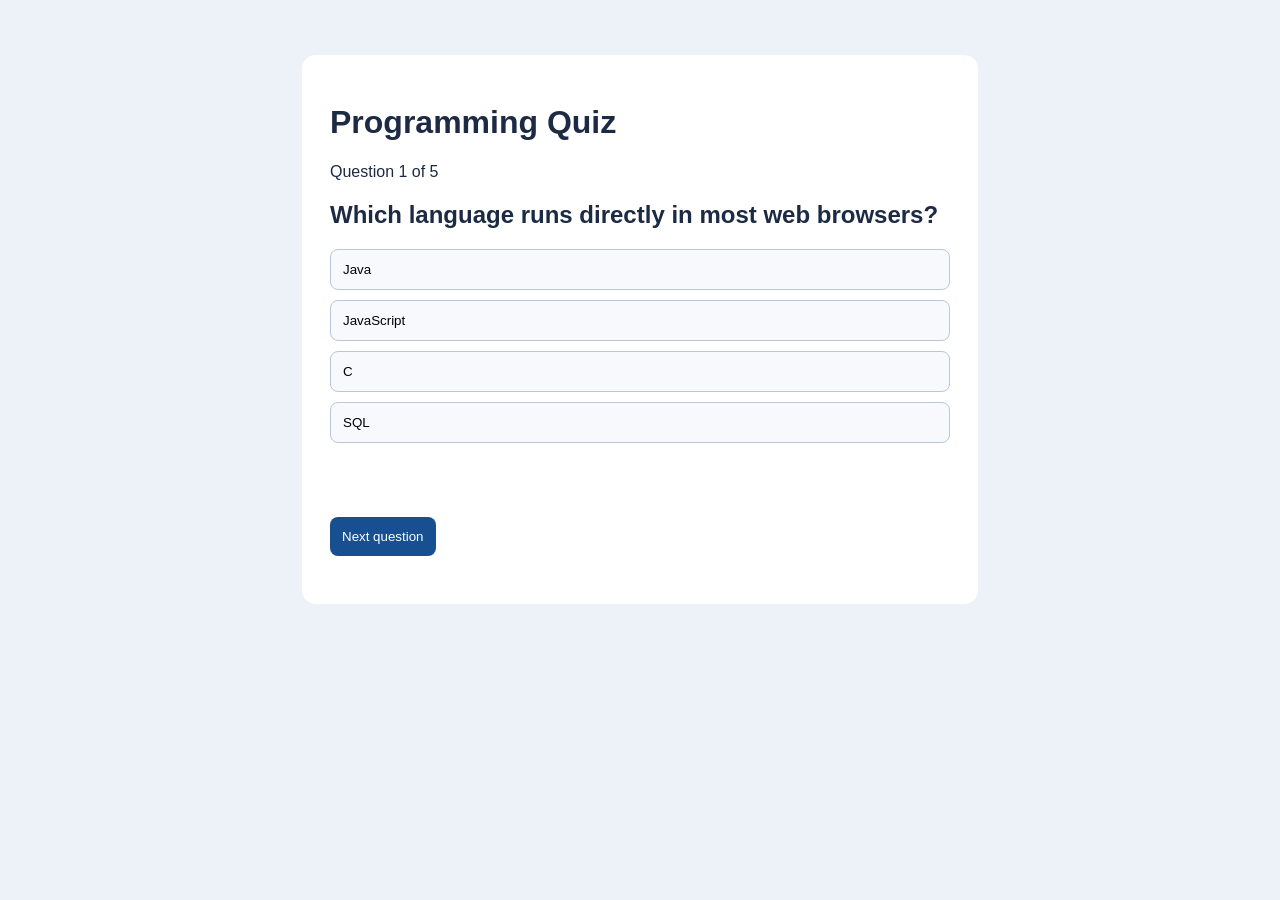
<file: More_Programming_Projects/quiz-app/index.html>
<!DOCTYPE html>
<html lang="en">
<head>
  <meta charset="UTF-8">
  <meta name="viewport" content="width=device-width, initial-scale=1.0">
  <title>Programming Quiz</title>
  <link rel="stylesheet" href="style.css">
</head>
<body>
  <main class="quiz">
    <h1>Programming Quiz</h1>
    <p id="progress"></p>
    <h2 id="question">Loading question...</h2>
    <div id="answers"></div>
    <p id="feedback" aria-live="polite"></p>
    <button id="next" disabled>Next question</button>
    <h2 id="result" aria-live="polite"></h2>
    <button id="restart" hidden>Try again</button>
  </main>
  <script src="script.js"></script>
</body>
</html>
</file>
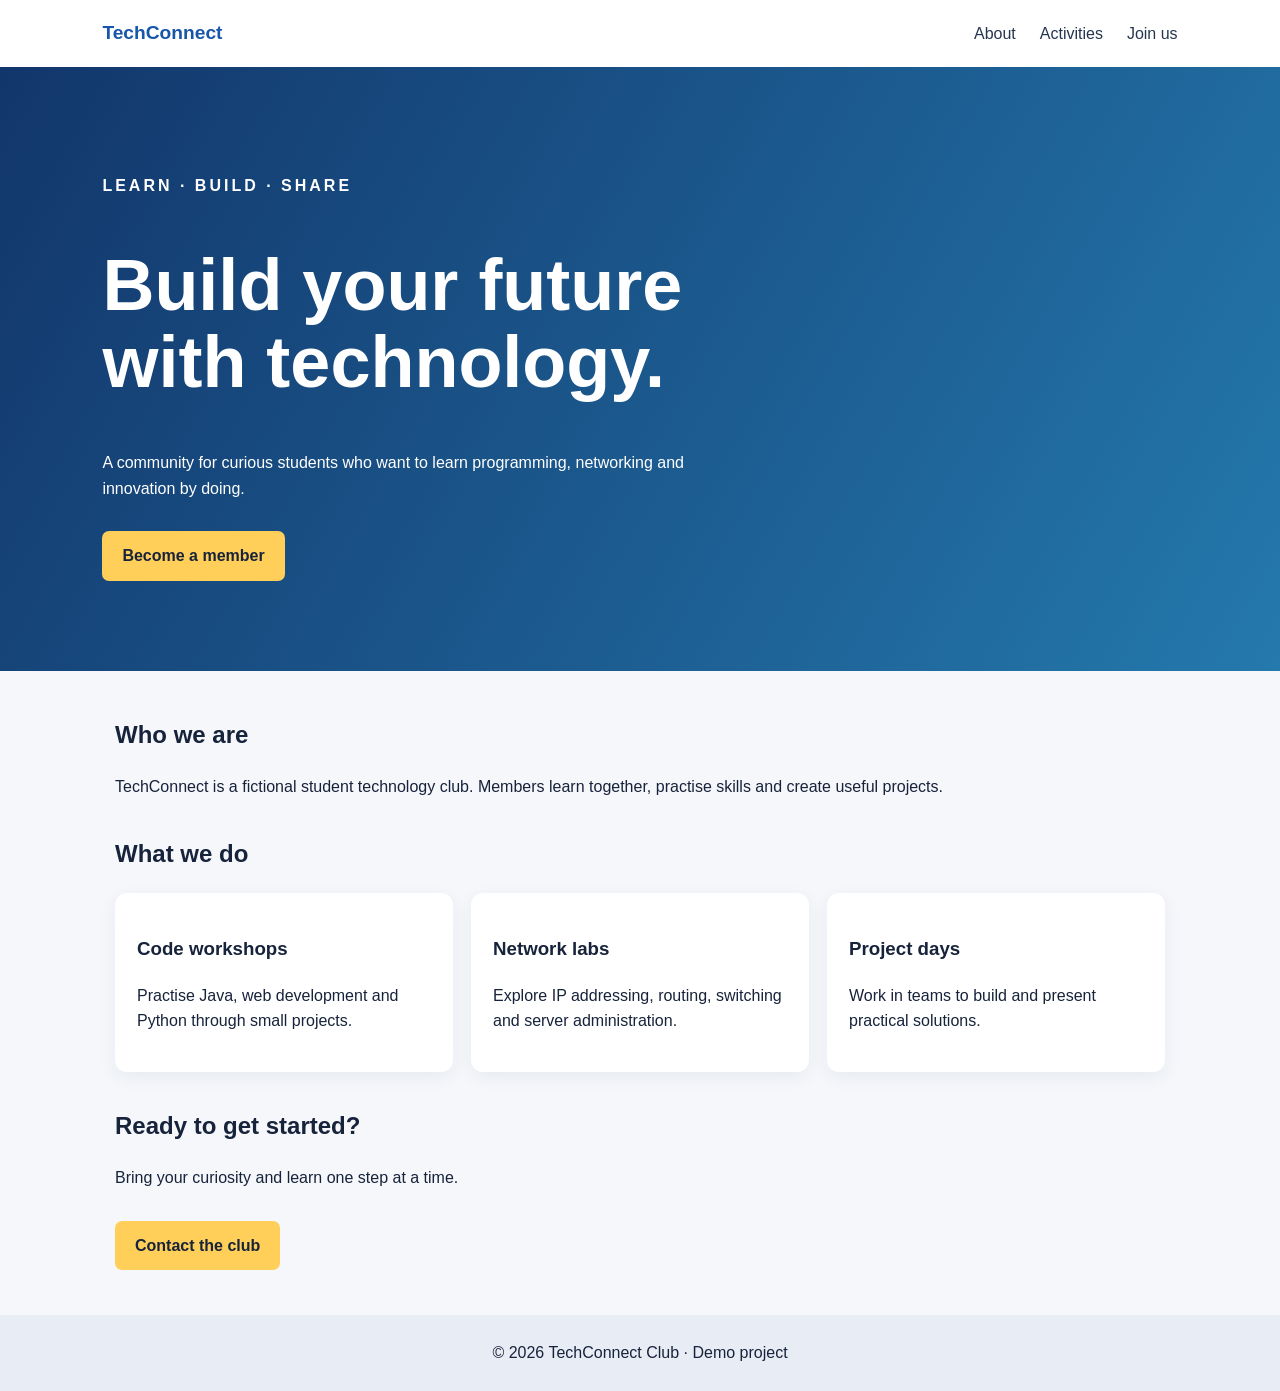
<file: More_Programming_Projects/tech-club/index.html>
<!DOCTYPE html>
<html lang="en">
<head>
  <meta charset="UTF-8">
  <meta name="viewport" content="width=device-width, initial-scale=1.0">
  <title>TechConnect Club</title>
  <link rel="stylesheet" href="style.css">
</head>
<body>
  <nav><strong>TechConnect</strong><a href="#about">About</a><a href="#activities">Activities</a><a href="#join">Join us</a></nav>
  <header class="hero">
    <p class="eyebrow">LEARN · BUILD · SHARE</p>
    <h1>Build your future with technology.</h1>
    <p>A community for curious students who want to learn programming, networking and innovation by doing.</p>
    <a class="button" href="#join">Become a member</a>
  </header>
  <main>
    <section id="about"><h2>Who we are</h2><p>TechConnect is a fictional student technology club. Members learn together, practise skills and create useful projects.</p></section>
    <section id="activities"><h2>What we do</h2><div class="cards">
      <article><h3>Code workshops</h3><p>Practise Java, web development and Python through small projects.</p></article>
      <article><h3>Network labs</h3><p>Explore IP addressing, routing, switching and server administration.</p></article>
      <article><h3>Project days</h3><p>Work in teams to build and present practical solutions.</p></article>
    </div></section>
    <section id="join"><h2>Ready to get started?</h2><p>Bring your curiosity and learn one step at a time.</p><a class="button" href="mailto:hello@example.com">Contact the club</a></section>
  </main>
  <footer>© 2026 TechConnect Club · Demo project</footer>
</body>
</html>
</file>
<file: More_Programming_Projects/quiz-app/style.css>
body { margin: 0; padding: 25px 12px; font-family: Arial, sans-serif; background: #edf2f8; color: #1c2b43; }
.quiz { max-width: 620px; margin: 30px auto; padding: 28px; background: white; border-radius: 14px; }
#answers { display: grid; gap: 10px; }
#answers button, #next, #restart { padding: 12px; border: 1px solid #b9c7d8; border-radius: 8px; background: #f7f9fc; cursor: pointer; text-align: left; }
#answers button:disabled { cursor: default; opacity: .8; }
#next, #restart { margin-top: 18px; background: #174f91; color: white; border: 0; }
#feedback { min-height: 24px; font-weight: bold; }
</file>
<file: More_Programming_Projects/tech-club/style.css>
* { box-sizing: border-box; }
html { scroll-behavior: smooth; }
body { margin: 0; font-family: Arial, sans-serif; color: #17233b; background: #f5f7fb; line-height: 1.6; }
nav { display: flex; align-items: center; gap: 24px; padding: 18px 8%; background: white; }
nav strong { margin-right: auto; color: #1756a9; font-size: 1.2rem; }
nav a { color: #26364f; text-decoration: none; }
.hero { padding: 90px 8%; color: white; background: linear-gradient(120deg, #12366b, #2479ad); }
.hero h1 { max-width: 650px; font-size: clamp(2.3rem, 6vw, 4.5rem); line-height: 1.08; }
.hero p { max-width: 600px; }
.eyebrow { letter-spacing: 3px; font-weight: bold; }
.button { display: inline-block; margin-top: 14px; padding: 12px 20px; border-radius: 7px; background: #ffcf5a; color: #18243a; text-decoration: none; font-weight: bold; }
main { width: min(1050px, 88%); margin: 45px auto; }
section { margin: 35px 0; }
.cards { display: grid; grid-template-columns: repeat(auto-fit, minmax(210px, 1fr)); gap: 18px; }
article { padding: 22px; background: white; border-radius: 12px; box-shadow: 0 5px 18px #162b4610; }
footer { padding: 25px; text-align: center; background: #e8edf5; }
</file>
